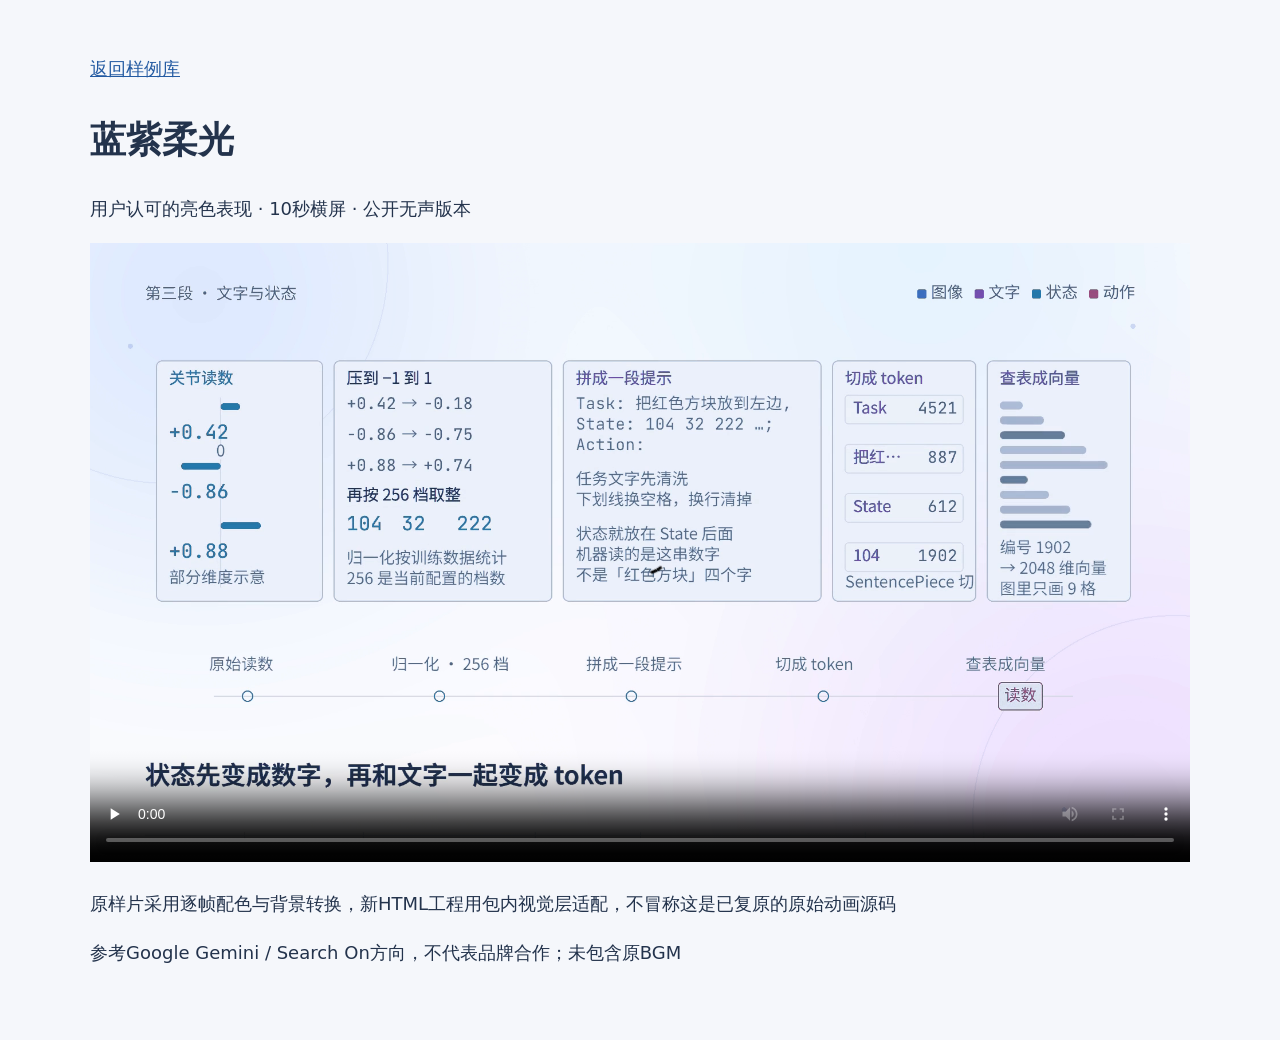
<file: examples/gemini-light-v1/index.html>
<!doctype html><html lang="zh-CN"><meta charset="utf-8"><meta name="viewport" content="width=device-width"><title>蓝紫柔光</title><style>body{max-width:1100px;margin:30px auto;padding:24px;background:#f5f7fb;color:#23334c;font:18px/1.7 system-ui}video{width:100%}a{color:#245ba2}</style><a href="../">返回样例库</a><h1>蓝紫柔光</h1><p>用户认可的亮色表现 · 10秒横屏 · 公开无声版本</p><video controls playsinline preload="none" poster="poster.png" src="preview.mp4"></video><p>原样片采用逐帧配色与背景转换，新HTML工程用包内视觉层适配，不冒称这是已复原的原始动画源码</p><p>参考Google Gemini / Search On方向，不代表品牌合作；未包含原BGM</p></html>
</file>
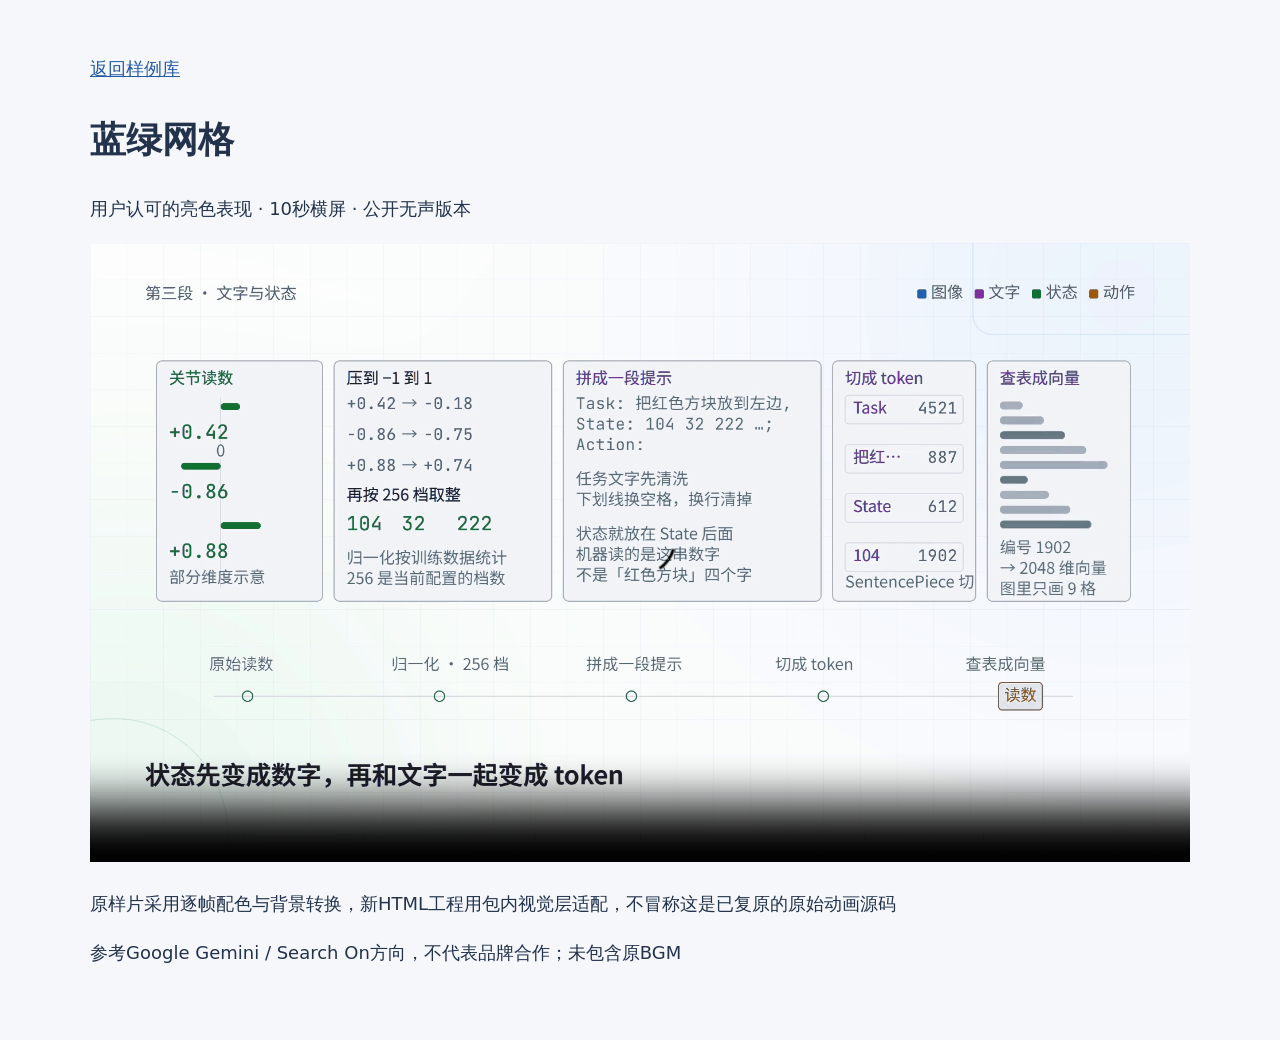
<file: examples/search-on-light-v1/index.html>
<!doctype html><html lang="zh-CN"><meta charset="utf-8"><meta name="viewport" content="width=device-width"><title>蓝绿网格</title><style>body{max-width:1100px;margin:30px auto;padding:24px;background:#f5f7fb;color:#23334c;font:18px/1.7 system-ui}video{width:100%}a{color:#245ba2}</style><a href="../">返回样例库</a><h1>蓝绿网格</h1><p>用户认可的亮色表现 · 10秒横屏 · 公开无声版本</p><video controls playsinline preload="none" poster="poster.png" src="preview.mp4"></video><p>原样片采用逐帧配色与背景转换，新HTML工程用包内视觉层适配，不冒称这是已复原的原始动画源码</p><p>参考Google Gemini / Search On方向，不代表品牌合作；未包含原BGM</p></html>
</file>
